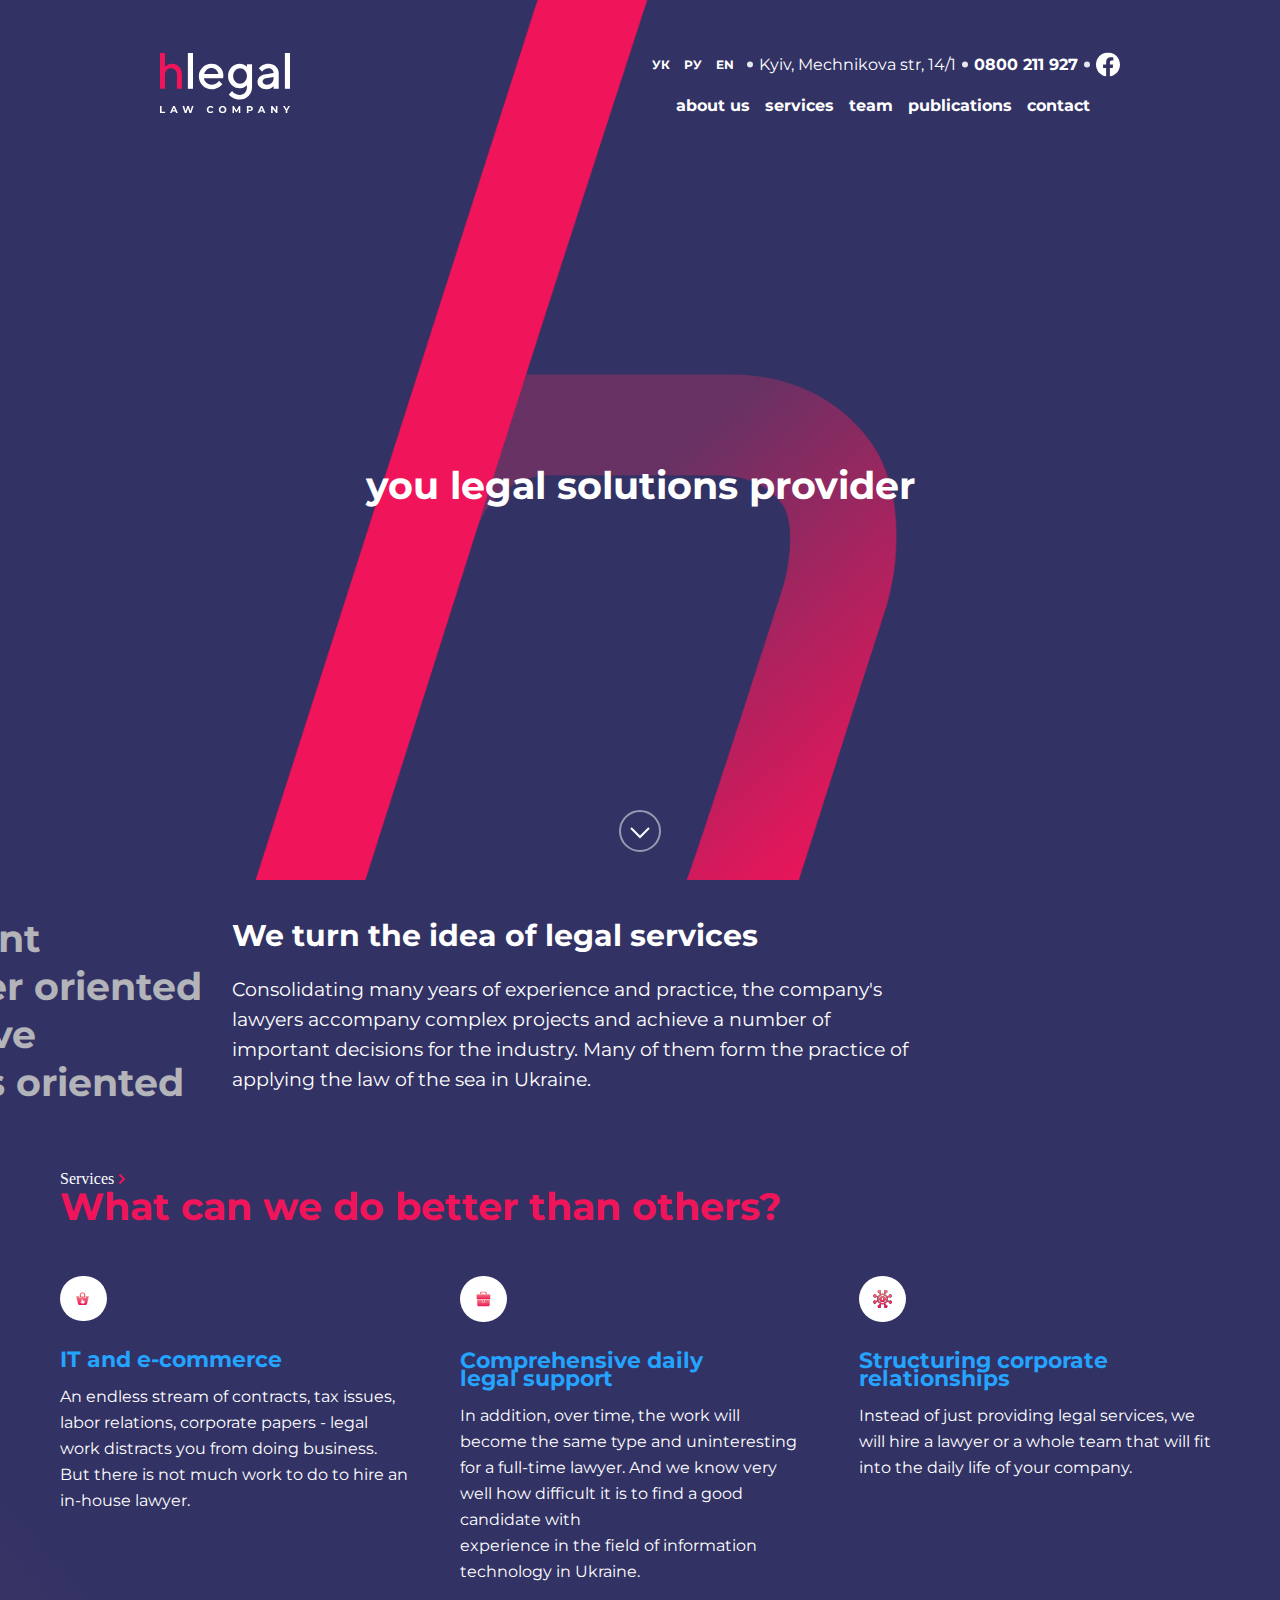
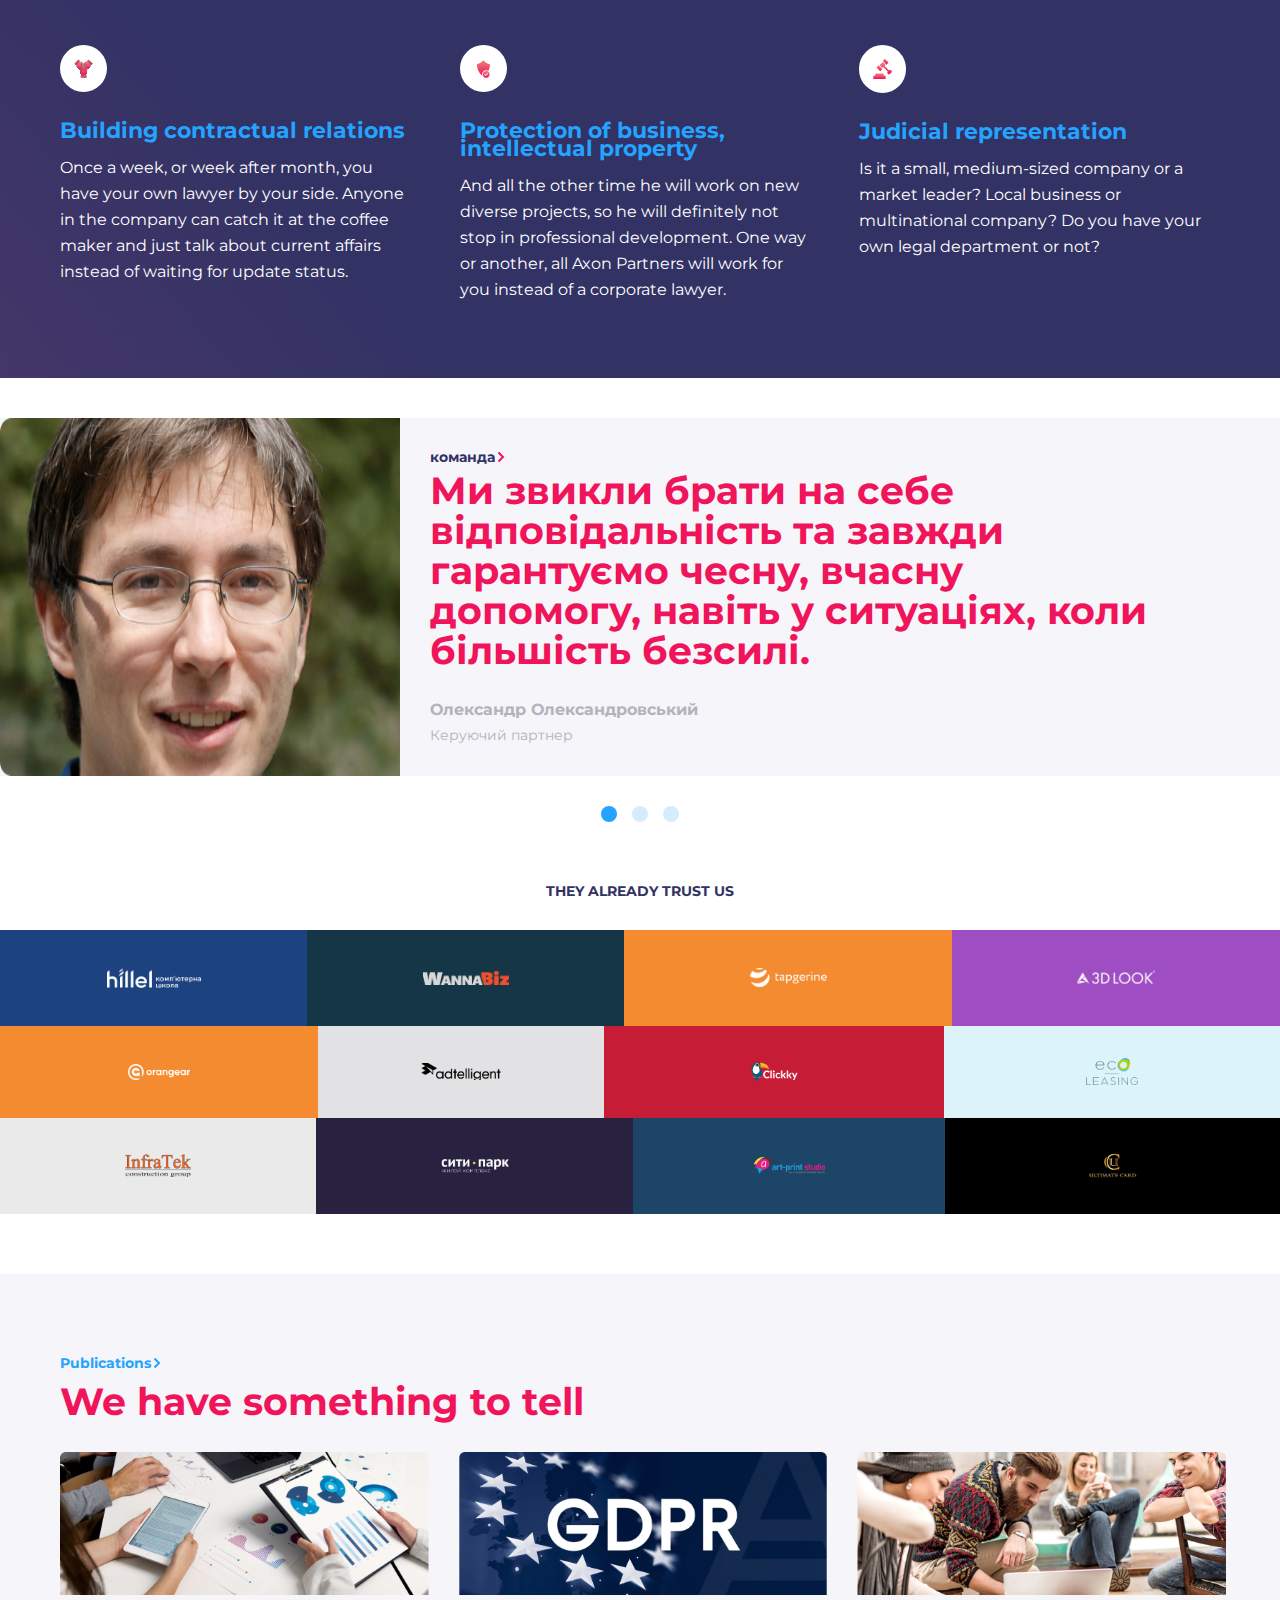
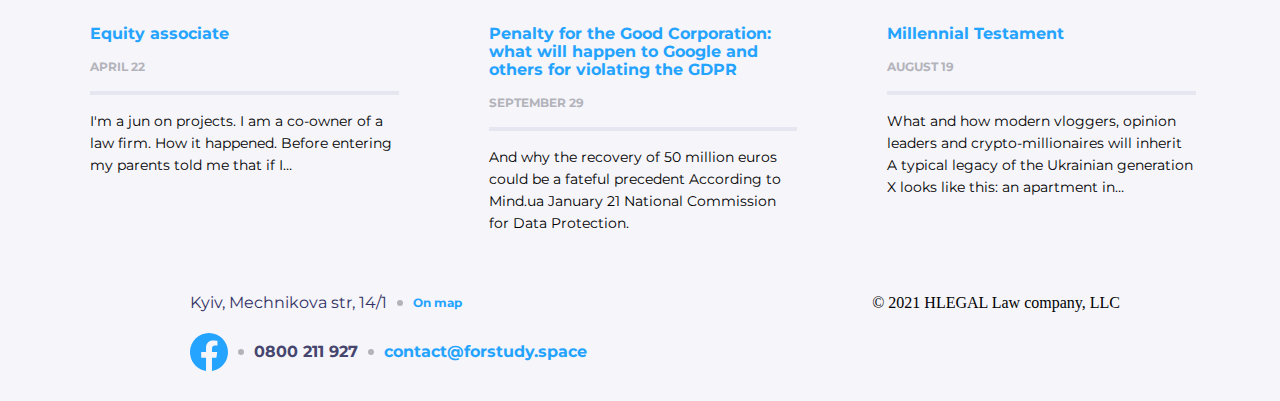
<file: index.html>
<!DOCTYPE html>
<html lang="en">
<head>
    <meta charset="UTF-8">
    <meta name="viewport" content="width=device-width, initial-scale=1.0">
    <title>hlegal</title>
    <link rel="stylesheet" href="./css/main.css">
    <link rel="preconnect" href="https://fonts.googleapis.com">
    <link rel="preconnect" href="https://fonts.gstatic.com" crossorigin>
    <link href="https://fonts.googleapis.com/css2?family=Montserrat:wght@400;700&display=swap" rel="stylesheet">
</head>
<body>
    <header class="header">
        <div class="logo">
            <a href="index.html" class="logo__link"><img src="./img/Logo.svg" alt="logo" class="logo__img"></a>
            <p class="mobile-services">services</p>
            <img src="./img/Hamburger.svg" alt="Hamburger" class="mobile-hamburger">
        </div>
        <div class="header__wrap">
            <div class="header__container">
                <div class="header__language">
                    <div class="header__language-box">
                        <a href="#" class="header__language-link">УК</a>
                    </div>
                    <div class="header__language-box">
                        <a href="#" class="header__language-link">РУ</a>
                    </div>
                    <div class="header__language-box">
                        <a href="#" class="header__language-link">EN</a>
                    </div>
                </div>
                <img src="./img/Dot separator.svg" alt="Dot" class="header__dot">
                <p class="header__text">Kyiv, Mechnikova str, 14/1</p>
                <img src="./img/Dot separator.svg" alt="Dot" class="header__dot">
                <a href="tel:0800211927" class="header__tell">0800 211 927</a>
                <img src="./img/Dot separator.svg" alt="Dot" class="header__dot">
                <a href="#" class="header__link"><img src="./img/Facebook-Header.svg" alt="facebook" class="header__facebook"></a>
            </div>
            <nav class="nav">
                <ul class="nav__list">
                    <li class="nav__item">
                        <a href="./about.html" class="nav__link">about us</a>
                    </li>
                    <li class="nav__item">
                        <a href="#" class="nav__link">services</a>
                    </li>
                    <li class="nav__item">
                        <a href="#" class="nav__link">team</a>
                    </li>
                    <li class="nav__item">
                        <a href="#" class="nav__link">publications</a>
                    </li>
                    <li class="nav__item">
                        <a href="#" class="nav__link">contact</a>
                    </li>
                </ul>
            </nav>
        </div>
    </header>
    <main class="main">
        <section class="section1">
            <img src="./img/Symbol.png" alt="Symbol" class="section1__symbol">
            <p class="section1__text">you legal solutions provider</p>
            <img src="./img/Scroll.svg" alt="Scroll" class="section1__scroll">
        </section>
        <section class="section2">
            <div class="section2-container">
                <p class="section2-container__text">Consistent</p>
                <p class="section2-container__text customer">Customer oriented</p>
                <p class="section2-container__text innovative">Innovative</p>
                <p class="section2-container__text business">Business oriented</p>
            </div>
            <div class="section2-container section2-columns">
                <p class="section2-container__sub-text1">We turn the idea of legal services</p>
                <p class="section2-container__sub-text2">Consolidating many years of experience and practice, the company's lawyers accompany complex projects and achieve a number of important decisions for the industry. Many of them form the practice of applying the law of the sea in Ukraine.</p>
            </div>
        </section>
        <section class="section3">
            <div class="section3__textbox">
                <div class="section3__services-box">
                    <p class="section3__secvices-text">Services</p>
                    <img src="./img/Arrow.svg" alt="Arrow" class="section3__services-img">
                </div>
                <h2 class="section3__title">What can we do better than others?</h2>
            </div>
            <div class="section3-container">
                <div class="section3-box">
                    <div class="section3-box__phone">
                        <img src="./img/services/Ecommerce.svg" alt="Ecommerce" class="section3-box__phone-img">
                    </div>
                    <div class="section3-box__textbox">
                        <h2 class="section3-box__textbox-title">IT and e-commerce</h2>
                        <p class="section3-box__textbox-text">An endless stream of contracts, tax issues, labor relations, corporate papers - legal work distracts you from doing  business. But there is not much work to do to hire an in-house lawyer.</p>
                    </div>
                </div>


                <div class="section3-box">
                    <div class="section3-box__phone">
                        <img src="./img/services/Support.svg" alt="support" class="section3-box__phone-img1">
                    </div>
                    <div class="section3-box__textbox text--min-width">
                        <h2 class="section3-box__textbox-title">Comprehensive daily <br>  legal support</h2>
                        <p class="section3-box__textbox-text more--width">In addition, over time, the work will become the same type  and uninteresting for a full-time lawyer. And we know very well how difficult it is to find a good candidate with <br> experience in the field of information technology in Ukraine.</p>
                    </div>
                </div>


                <div class="section3-box box-position1">
                    <div class="section3-box__phone">
                        <img src="./img/services/Coprorate.svg" alt="corporate" class="section3-box__phone-img2">
                    </div>
                    <div class="section3-box__textbox">
                        <h2 class="section3-box__textbox-title more--width">Structuring corporate relationships</h2>
                        <p class="section3-box__textbox-text  more--width2">Instead of just providing legal services, we will hire a lawyer or a whole team that will fit into the daily life of your company.</p>
                    </div>
                </div>
            </div>


            <div class="section3-container">
                <div class="section3-box box-position2">
                    <div class="section3-box__phone">
                        <img src="./img/services/Trust.svg" alt="Trust" class="section3-box__phone-img3">
                    </div>
                    <div class="section3-box__textbox">
                        <h2 class="section3-box__textbox-title">Building contractual relations</h2>
                        <p class="section3-box__textbox-text more--width2">Once a week, or week after month, you have your own lawyer by your side. Anyone in the company can catch it at the coffee maker and just talk about current affairs instead of  waiting for update status.</p>
                    </div>
                </div>


                <div class="section3-box box-position3">
                    <div class="section3-box__phone">
                        <img src="./img/services/Protection.svg" alt="Protection" class="section3-box__phone-img4">
                    </div>
                    <div class="section3-box__textbox">
                        <h2 class="section3-box__textbox-title">Protection of business, intellectual property</h2>
                        <p class="section3-box__textbox-text more--width mobile--more-width">And all the other time he will work on new diverse projects, so he will definitely not stop in professional development. One way or another, all Axon Partners will work for you  instead of a corporate lawyer.</p>
                    </div>
                </div>


                <div class="section3-box box-position4">
                    <div class="section3-box__phone">
                        <img src="./img/services/Layer 3.svg" alt="Layer" class="section3-box__phone-img5">
                    </div>
                    <div class="section3-box__textbox">
                        <h2 class="section3-box__textbox-title">Judicial representation</h2>
                        <p class="section3-box__textbox-text  more--width mobile--more-width">Is it a small, medium-sized company or a market leader? Local business or multinational company? Do you have your own legal department or not?</p>
                    </div>
                </div>
            </div>
        </section>
        <section class="section4">
            <div class="section4__container">
                <img src="./img/image.png" alt="man" class="section4__img">
                <div class="section4-box">
                    <div class="section4-box__textbox">
                        <div class="section4-box__link">
                            <a href="#" class="section4-box__link-text">команда</a>
                            <img src="./img/Arrow.svg" alt="Arrow" class="section4-box__link-img">
                        </div>
                        <p class="section4-box__text">Ми звикли брати на себе відповідальність та завжди  гарантуємо чесну, вчасну допомогу, навіть у  ситуаціях, коли більшість безсилі.</p>
                    </div>
                    <div class="section4-box__textbox">
                        <p class="section4-box__textbox-name">Олександр Олександровський</p>
                        <p class="section4-box__textbox-department">Керуючий партнер</p>
                    </div>
                </div>
            </div>
            <div class="section4__dot-container">
                <svg xmlns="http://www.w3.org/2000/svg" width="16" height="16" viewBox="0 0 16 16" fill="none">
                    <circle cx="8" cy="8" r="8" fill="#24A3FF"/>
                </svg>
                <svg xmlns="http://www.w3.org/2000/svg" width="16" height="16" viewBox="0 0 16 16" fill="none">
                    <circle opacity="0.2" cx="8" cy="8" r="8" fill="#24A3FF"/>
                </svg>
                <svg xmlns="http://www.w3.org/2000/svg" width="16" height="16" viewBox="0 0 16 16" fill="none">
                    <circle opacity="0.2" cx="8" cy="8" r="8" fill="#24A3FF"/>
                </svg>
            </div>
        </section>
        <section class="section5">
            <p class="section5__text">They already trust us</p>
            <div class="section5__container">
                <div class="section5-box">
                    <div class="section5-box__phone1 phone">
                        <img src="./img/services/Hillel-Logo-OneLine-White-Uk.png" alt="logo" class="section5-box__phone-img6">
                    </div>
                    <div class="section5-box__phone2 phone">
                        <img src="./img/services/image.png" alt="logo" class="section5-box__phone-img">
                    </div>
                    <div class="section5-box__phone3 phone">
                        <img src="./img/services/logo 1.png" alt="logo" class="section5-box__phone-img">
                    </div>
                    <div class="section5-box__phone4 phone">
                        <img src="./img/services/retina_2.png" alt="logo" class="section5-box__phone-img">
                    </div>
                </div>
                <div class="section5-box">
                    <div class="section5-box__phone5 phone">
                        <img src="./img/services/Frame 6.png" alt="logo" class="section5-box__phone-img">
                    </div>
                    <div class="section5-box__phone6 phone">
                        <img src="./img/services/Frame 7.png" alt="logo" class="section5-box__phone-img">
                    </div>
                    <div class="section5-box__phone7 phone">
                        <img src="./img/services/logo 2.png" alt="logo" class="section5-box__phone-img">
                    </div>
                    <div class="section5-box__phone8 phone">
                        <img src="./img/services/ecolease.png" alt="logo" class="section5-box__phone-img">
                    </div>
                </div>
                <div class="section5-box">
                    <div class="section5-box__phone9 phone">
                        <img src="./img/services/infateck.png" alt="logo" class="section5-box__phone-img">
                    </div>
                    <div class="section5-box__phone10 phone">
                        <img src="./img/services/icon-logo 1.png" alt="logo" class="section5-box__phone-img">
                    </div>
                    <div class="section5-box__phone11 phone">
                        <img src="./img/services/air.png" alt="logo" class="section5-box__phone-img">
                    </div>
                    <div class="section5-box__phone12 phone">
                        <img src="./img/services/logoM.png" alt="logo" class="section5-box__phone-img">
                    </div>
                </div>
            </div>
        </section>
        <section class="section6">
            <div class="section6-box">
                <div class="section6-box__link">
                    <a href="#" class="section6-box__link-text">Publications</a>
                    <svg xmlns="http://www.w3.org/2000/svg" width="12" height="13" viewBox="0 0 12 13" fill="none">
                        <path d="M3.5 2L8 6.5L3.5 11" stroke="#24A3FF" stroke-width="2"/>
                    </svg>
                </div>
                <h2 class="section6__title">We have something to tell</h2>
            </div>
            <div class="section6-container">
                <div class="section6-container__box">
                    <img src="./img/Cover.png" alt="cover" class="section6-container__img">
                    <div class="section6-container__textbox">
                        <p class="section6-container__textbox-active-text">Equity associate</p>
                        <p class="section6-container__textbox-date">April 22</p>
                        <div class="section6-container__textbox-line"></div>
                        <p class="section6-container__textbox-text">I'm a jun on projects. I am a co-owner of a law firm. How it happened. Before entering my parents told me that if I…</p>
                    </div>
                </div>


                <div class="section6-container__box">
                    <img src="./img/Cover2.png" alt="cover" class="section6-container__img">
                    <div class="section6-container__textbox">
                        <p class="section6-container__textbox-active-text">Penalty for the Good Corporation: what will happen to Google and others for violating the GDPR</p>
                        <p class="section6-container__textbox-date">September 29</p>
                        <div class="section6-container__textbox-line"></div>
                        <p class="section6-container__textbox-text">And why the recovery of 50 million euros could be a fateful precedent According to Mind.ua January 21 National Commission for Data Protection.</p>
                    </div>
                </div>


                <div class="section6-container__box mobile--box">
                    <img src="./img/Cover3.png" alt="cover" class="section6-container__img">
                    <div class="section6-container__textbox">
                        <p class="section6-container__textbox-active-text">Millennial Testament</p>
                        <p class="section6-container__textbox-date">August 19</p>
                        <div class="section6-container__textbox-line"></div>
                        <p class="section6-container__textbox-text">What and how modern vloggers, opinion leaders and crypto-millionaires will inherit A typical legacy of the Ukrainian generation X looks like this: an apartment in…</p>
                    </div>
                </div>
            </div>
        </section>
    </main>
    <footer class="footer">
        <div class="footer__line"></div>
        <div class="footer-container">
            <div class="footer-container__text-box">
                <div class="footer-container__place">
                    <p class="footer-container__place-text">Kyiv, Mechnikova str, 14/1</p>
                    <svg xmlns="http://www.w3.org/2000/svg" width="6" height="6" viewBox="0 0 6 6" fill="none">
                        <circle cx="3" cy="3" r="3" fill="#B3B3BA"/>
                    </svg>
                    <p class="footer-container__active-text">On map</p>
                </div>
                <div class="footer-container__social">
                    <svg xmlns="http://www.w3.org/2000/svg" width="38" height="38" viewBox="0 0 38 38" fill="none">
                        <g clip-path="url(#clip0_115764_1645)">
                        <path d="M38 19.1161C38 8.55857 29.4934 0 19 0C8.50658 0 0 8.55857 0 19.1161C0 28.6575 6.94803 36.5659 16.0312 38V24.6419H11.207V19.1161H16.0312V14.9046C16.0312 10.1136 18.8678 7.46723 23.2078 7.46723C25.2866 7.46723 27.4609 7.84059 27.4609 7.84059V12.545H25.0651C22.7048 12.545 21.9688 14.0185 21.9688 15.5302V19.1161H27.2383L26.3959 24.6419H21.9688V38C31.052 36.5659 38 28.6575 38 19.1161Z" fill="#24A3FF"/>
                        </g>
                        <defs>
                        <clipPath id="clip0_115764_1645">
                        <rect width="38" height="38" fill="white"/>
                        </clipPath>
                        </defs>
                    </svg>

                    <svg xmlns="http://www.w3.org/2000/svg" width="6" height="6" viewBox="0 0 6 6" fill="none">
                        <circle cx="3" cy="3" r="3" fill="#B3B3BA"/>
                    </svg>
                    <a href="tell0800211927" class="footer-container__social-tell">0800 211 927</a>
                    <svg xmlns="http://www.w3.org/2000/svg" width="6" height="6" viewBox="0 0 6 6" fill="none">
                        <circle cx="3" cy="3" r="3" fill="#B3B3BA"/>
                    </svg>
                    <p class="footer-container__social-email">contact@forstudy.space</p>
                </div>
            </div>
            <p class="footer-container__text">© 2021 HLEGAL Law company, LLC</p>
        </div>
    </footer>
</body>
</html>
</file>
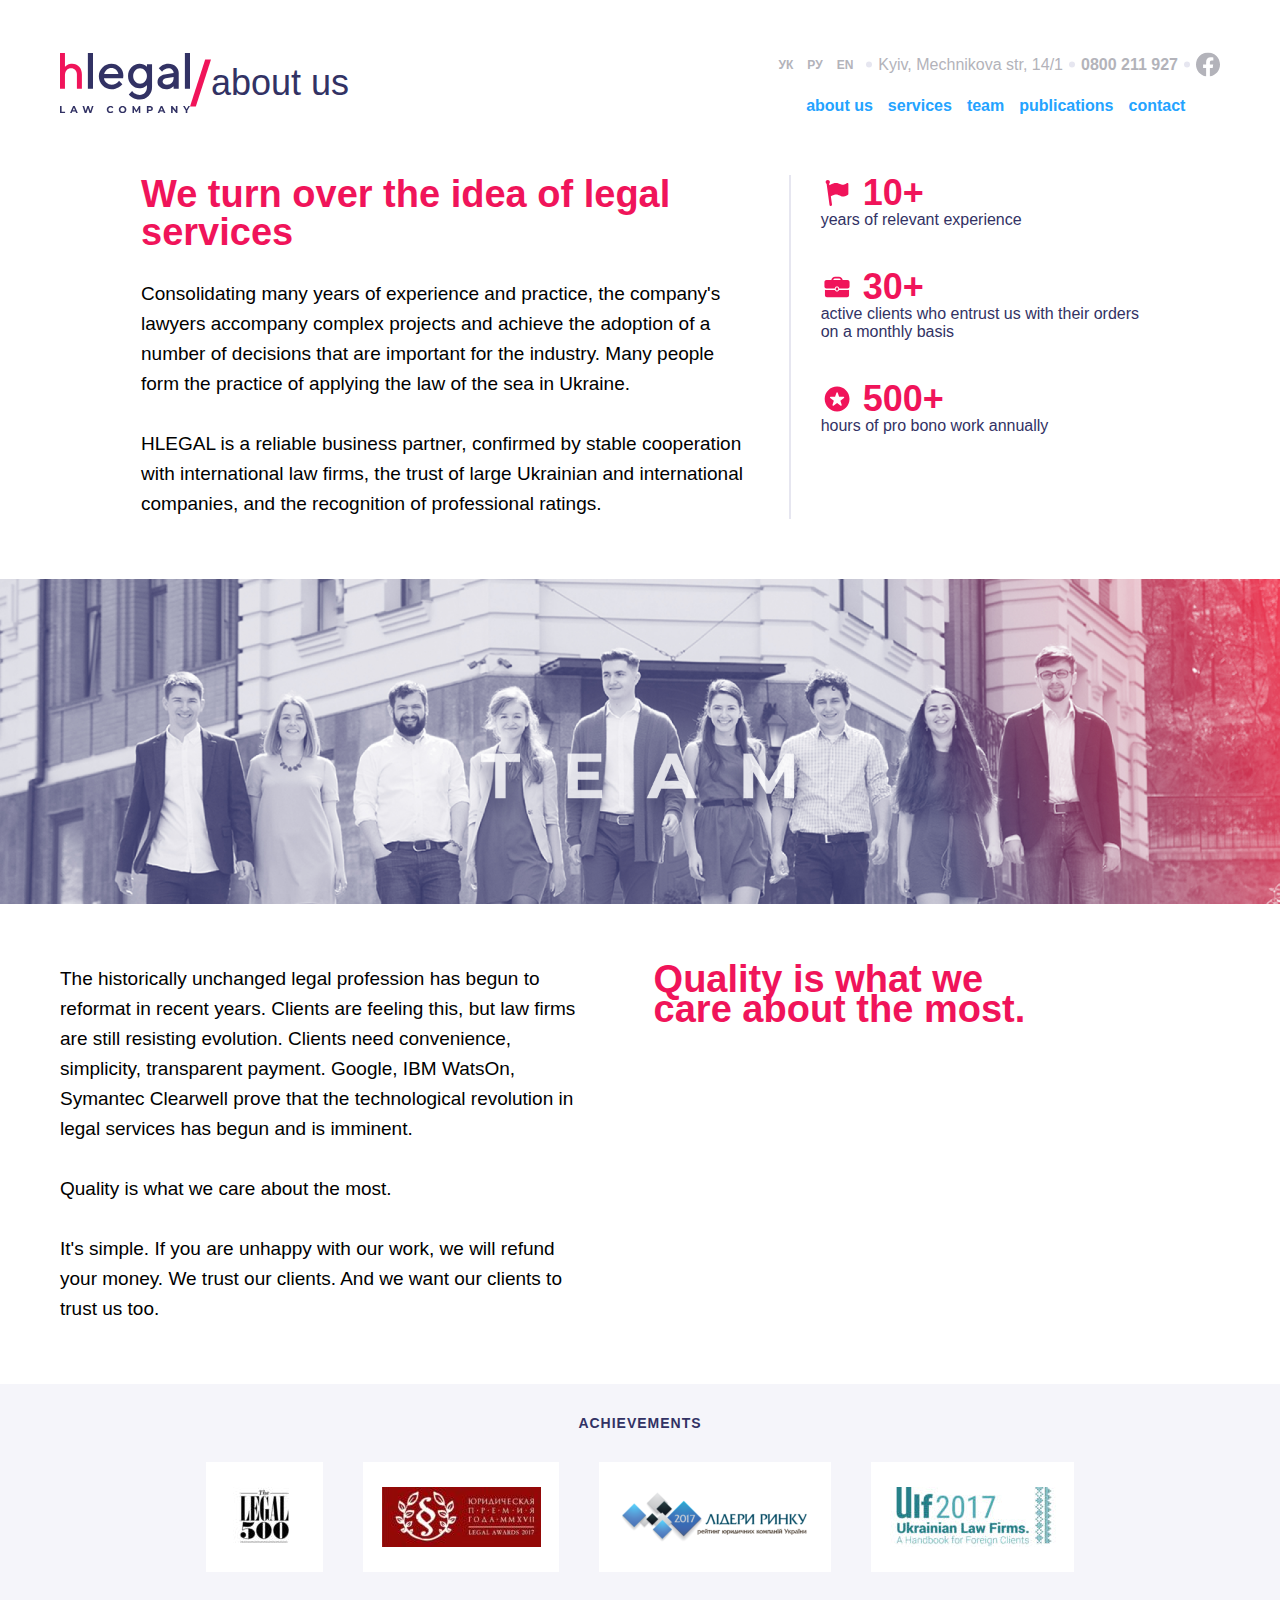
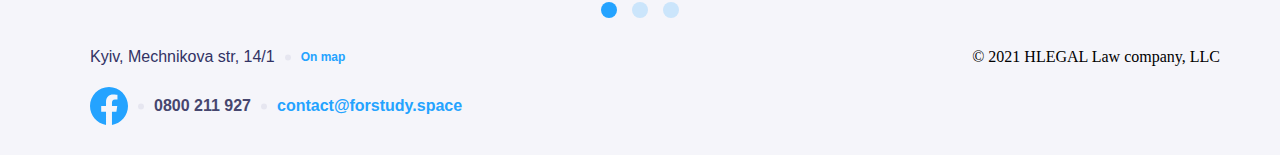
<file: about.html>
<!DOCTYPE html>
<html lang="en">
<head>
    <meta charset="UTF-8">
    <meta name="viewport" content="width=device-width, initial-scale=1.0">
    <title>About</title>
    <link rel="stylesheet" href="./css/about.css">
</head>
<body>
    <header class="header">
        <div class="logo">
            <a href="index.html" class="logo__link"><img src="./img/about/Logo.svg" alt="logo" class="logo__img"></a>
            <img src="./img/about/Slash.svg" alt="Slash" class="logo__slash">
            <p class="logo__about">about us</p>
            <p class="mobile-services">services</p>
            <img src="./img/about/Hamburger.svg" alt="Hamburger" class="mobile-hamburger">
        </div>
        <div class="header__wrap">
            <div class="header__container">
                <div class="header__language">
                    <div class="header__language-box">
                        <a href="#" class="header__language-link">УК</a>
                    </div>
                    <div class="header__language-box">
                        <a href="#" class="header__language-link">РУ</a>
                    </div>
                    <div class="header__language-box">
                        <a href="#" class="header__language-link">EN</a>
                    </div>
                </div>
                <img src="./img/Dot separator.svg" alt="Dot" class="header__dot">
                <p class="header__text">Kyiv, Mechnikova str, 14/1</p>
                <img src="./img/Dot separator.svg" alt="Dot" class="header__dot">
                <a href="tel:0800211927" class="header__tell">0800 211 927</a>
                <img src="./img/Dot separator.svg" alt="Dot" class="header__dot">
                <a href="#" class="header__link"><img src="./img/about/Facebook-Header.svg" alt="facebook" class="header__facebook"></a>
            </div>
            <nav class="nav">
                <ul class="nav__list">
                    <li class="nav__item">
                        <a href="#" class="nav__link">about us</a>
                    </li>
                    <li class="nav__item">
                        <a href="#" class="nav__link">services</a>
                    </li>
                    <li class="nav__item">
                        <a href="#" class="nav__link">team</a>
                    </li>
                    <li class="nav__item">
                        <a href="#" class="nav__link">publications</a>
                    </li>
                    <li class="nav__item">
                        <a href="#" class="nav__link">contact</a>
                    </li>
                </ul>
            </nav>
        </div>
    </header>
    <main class="main">
        <section class="section1">
            <div class="section1-container1">
                <h2 class="section1-container1__title">We turn over the idea of legal services</h2>
                <p class="section1-container1__text">Consolidating many years of experience and practice, the company's lawyers accompany complex projects and achieve the adoption of a number of decisions that are important for the industry. Many people form the practice of applying the law of the sea in Ukraine. <br> <br>
                    HLEGAL is a reliable business partner, confirmed by stable cooperation with international law firms, the trust of large Ukrainian and international companies, and the recognition of professional ratings.
                </p>
            </div>
            <div class="section1-container2">
                <div class="section1-container2__box">
                    <div class="section1-container2__svg-box">
                        <img src="./img/about/Experience.svg" alt="svg" class="section1-container2__img">
                        <p class="section1-container2__text">10+</p>
                    </div>
                    <p class="section1-container2__info-text">years of relevant experience</p>
                </div>
                <div class="section1-container2__box">
                    <div class="section1-container2__svg-box">
                        <img src="./img/about/Clients.svg" alt="svg" class="section1-container2__img">
                        <p class="section1-container2__text">30+</p>
                    </div>
                    <p class="section1-container2__info-text">active clients who entrust us with their orders on a monthly basis</p>
                </div>
                <div class="section1-container2__box">
                    <div class="section1-container2__svg-box">
                        <img src="./img/about/Probono.svg" alt="svg" class="section1-container2__svg-img">
                        <p class="section1-container2__text">500+</p>
                    </div>
                    <p class="section1-container2__info-text">hours of pro bono work annually</p>
                </div>
            </div>
        </section>
        <section class="section2">
        </section>
        <section class="section3">
            <p class="section3__text1">The historically unchanged legal profession has begun to reformat in recent years. Clients are feeling this, but law firms are still resisting evolution. Clients need convenience, simplicity, transparent payment. Google, IBM WatsOn, Symantec Clearwell prove that the technological revolution in legal services has begun and is imminent. <br> <br>
                Quality is what we care about the most. <br> <br>
                It's simple. If you are unhappy with our work, we will refund your money. We trust our clients. And we want our clients to trust us too.
            </p>
            <p class="section3__text2">Quality is what we care about the most.</p>
        </section>
        <section class="section4">
            <p class="section4__title">achievements</p>
            <div class="section4-container">
                <div class="section4-container__box max--width"><img src="./img/about/photo1.png" alt="photo" class="section4-container__box-img"></div>
                <div class="section4-container__box"><img src="./img/about/photo2.png" alt="photo" class="section4-container__box-img"></div>
                <div class="section4-container__box"><img src="./img/about/photo3.png" alt="photo" class="section4-container__box-img"></div>
                <div class="section4-container__box"><img src="./img/about/photo4.png" alt="photo" class="section4-container__box-img"></div>
            </div>
            <div class="section4__dot-container">
                <svg xmlns="http://www.w3.org/2000/svg" width="16" height="16" viewBox="0 0 16 16" fill="none">
                    <circle cx="8" cy="8" r="8" fill="#24A3FF"/>
                </svg>
                <svg xmlns="http://www.w3.org/2000/svg" width="16" height="16" viewBox="0 0 16 16" fill="none">
                    <circle opacity="0.2" cx="8" cy="8" r="8" fill="#24A3FF"/>
                </svg>
                <svg xmlns="http://www.w3.org/2000/svg" width="16" height="16" viewBox="0 0 16 16" fill="none">
                    <circle opacity="0.2" cx="8" cy="8" r="8" fill="#24A3FF"/>
                </svg>
                <div class="section4__mobile-dot">
                    <svg xmlns="http://www.w3.org/2000/svg" width="16" height="16" viewBox="0 0 16 16" fill="none">
                        <circle opacity="0.2" cx="8" cy="8" r="8" fill="#24A3FF"/>
                    </svg>
                    <svg xmlns="http://www.w3.org/2000/svg" width="16" height="16" viewBox="0 0 16 16" fill="none">
                        <circle opacity="0.2" cx="8" cy="8" r="8" fill="#24A3FF"/>
                    </svg>
                    <svg xmlns="http://www.w3.org/2000/svg" width="16" height="16" viewBox="0 0 16 16" fill="none">
                        <circle opacity="0.2" cx="8" cy="8" r="8" fill="#24A3FF"/>
                    </svg>
                </div>
            </div>
        </section>
    </main>
    <footer class="footer">
        <div class="footer__line"></div>
        <div class="footer-container">
            <div class="footer-container__text-box">
                <div class="footer-container__place">
                    <p class="footer-container__place-text">Kyiv, Mechnikova str, 14/1</p>
                    <img src="./img/Dot separator.svg" alt="" class="footer__dot-separator">
                    <p class="footer-container__active-text">On map</p>
                </div>
                <div class="footer-container__social">
                    <svg xmlns="http://www.w3.org/2000/svg" width="38" height="38" viewBox="0 0 38 38" fill="none">
                        <g clip-path="url(#clip0_115764_1645)">
                        <path d="M38 19.1161C38 8.55857 29.4934 0 19 0C8.50658 0 0 8.55857 0 19.1161C0 28.6575 6.94803 36.5659 16.0312 38V24.6419H11.207V19.1161H16.0312V14.9046C16.0312 10.1136 18.8678 7.46723 23.2078 7.46723C25.2866 7.46723 27.4609 7.84059 27.4609 7.84059V12.545H25.0651C22.7048 12.545 21.9688 14.0185 21.9688 15.5302V19.1161H27.2383L26.3959 24.6419H21.9688V38C31.052 36.5659 38 28.6575 38 19.1161Z" fill="#24A3FF"/>
                        </g>
                        <defs>
                        <clipPath id="clip0_115764_1645">
                        <rect width="38" height="38" fill="white"/>
                        </clipPath>
                        </defs>
                    </svg>

                    <img src="./img/Dot separator.svg" alt="" class="footer__dot-separator">
                    <a href="tell0800211927" class="footer-container__social-tell">0800 211 927</a>
                    <img src="./img/Dot separator.svg" alt="" class="footer__dot-separator">
                    <p class="footer-container__social-email">contact@forstudy.space</p>
                </div>
            </div>
            <p class="footer-container__text">© 2021 HLEGAL Law company, LLC</p>
        </div>
    </footer>
</body>
</html>
</file>
<file: css/main.css>
/* Reset and base styles  */
* {
  padding: 0px;
  margin: 0px;
  border: none;
}

*,
*::before,
*::after {
  -webkit-box-sizing: border-box;
          box-sizing: border-box;
}

:focus,
:active {
  /*outline: none;*/
}

a:focus,
a:active {
  /* outline: none;*/
}

/* Links */
a, a:link, a:visited {
  /* color: inherit; */
  text-decoration: none;
  /* display: inline-block; */
}

a:hover {
  /* color: inherit; */
  text-decoration: none;
}

/* Common */
aside, nav, footer, header, section, main {
  display: block;
}

h1, h2, h3, h4, h5, h6, p {
  font-size: inherit;
  font-weight: inherit;
}

ul, ul li {
  list-style: none;
}

img {
  vertical-align: top;
}

img, svg {
  max-width: 100%;
  height: auto;
}

address {
  font-style: normal;
}

/* Form */
input, textarea, button, select {
  font-family: inherit;
  font-size: inherit;
  color: inherit;
  background-color: transparent;
}

input::-ms-clear {
  display: none;
}

button, input[type=submit] {
  display: inline-block;
  -webkit-box-shadow: none;
          box-shadow: none;
  background-color: transparent;
  background: none;
  cursor: pointer;
}

input:focus, input:active,
button:focus, button:active {
  outline: none;
}

button::-moz-focus-inner {
  padding: 0;
  border: 0;
}

label {
  cursor: pointer;
}

legend {
  display: block;
}

body {
  background: linear-gradient(229deg, #323264 11.93%, #323264 57.17%, #643E72 87.46%);
}

.header {
  display: -webkit-box;
  display: -ms-flexbox;
  display: flex;
  -webkit-box-pack: justify;
      -ms-flex-pack: justify;
          justify-content: space-between;
  -webkit-box-align: center;
      -ms-flex-align: center;
          align-items: center;
  gap: 0;
  padding: 50px 160px 5px 160px;
}
.header__wrap {
  display: -webkit-box;
  display: -ms-flexbox;
  display: flex;
  -webkit-box-pack: center;
      -ms-flex-pack: center;
          justify-content: center;
  -webkit-box-align: center;
      -ms-flex-align: center;
          align-items: center;
  gap: 18px;
  -webkit-box-orient: vertical;
  -webkit-box-direction: normal;
      -ms-flex-direction: column;
          flex-direction: column;
  z-index: 1000;
}
.header__container {
  display: -webkit-box;
  display: -ms-flexbox;
  display: flex;
  -webkit-box-pack: center;
      -ms-flex-pack: center;
          justify-content: center;
  -webkit-box-align: center;
      -ms-flex-align: center;
          align-items: center;
  gap: 6px;
}
.header__language {
  display: -webkit-box;
  display: -ms-flexbox;
  display: flex;
  -webkit-box-pack: center;
      -ms-flex-pack: center;
          justify-content: center;
  -webkit-box-align: center;
      -ms-flex-align: center;
          align-items: center;
  gap: 0;
}
.header__language-box {
  padding: 5px 7px;
}
.header__language-link {
  font-family: "Montserrat", sans-serif;
  font-size: 12px;
  font-weight: 700;
  line-height: 18px;
  color: #fff;
}
.header__language-box:active {
  background-color: #F0145A;
  border-radius: 8px;
}
.header__text {
  font-family: "Montserrat", sans-serif;
  font-size: 16px;
  font-weight: 400;
  line-height: 18px;
  color: #fff;
}
.header__tell {
  font-family: "Montserrat", sans-serif;
  font-size: 16px;
  font-weight: 700;
  line-height: 18px;
  color: #fff;
}

.mobile-services {
  display: none;
}

.mobile-hamburger {
  display: none;
}

.nav__list {
  display: -webkit-box;
  display: -ms-flexbox;
  display: flex;
  -webkit-box-pack: center;
      -ms-flex-pack: center;
          justify-content: center;
  -webkit-box-align: center;
      -ms-flex-align: center;
          align-items: center;
  gap: 15px;
}

.nav__link {
  font-family: "Montserrat", sans-serif;
  font-size: 16px;
  font-weight: 700;
  line-height: 18px;
  color: #fff;
}

.nav__link:active {
  color: #F0145A;
}

.main {
  display: -webkit-box;
  display: -ms-flexbox;
  display: flex;
  -webkit-box-orient: vertical;
  -webkit-box-direction: normal;
      -ms-flex-direction: column;
          flex-direction: column;
}

.section1 {
  display: -webkit-box;
  display: -ms-flexbox;
  display: flex;
  -webkit-box-pack: center;
      -ms-flex-pack: center;
          justify-content: center;
  -webkit-box-align: center;
      -ms-flex-align: center;
          align-items: center;
  gap: 0;
  -webkit-box-orient: vertical;
  -webkit-box-direction: normal;
      -ms-flex-direction: column;
          flex-direction: column;
}
.section1__symbol {
  margin-top: -120px;
}
.section1__text {
  font-family: "Montserrat", sans-serif;
  font-size: 38px;
  font-weight: 700;
  line-height: 18px;
  position: absolute;
  top: 477px;
  color: #fff;
}
.section1__scroll {
  margin-top: -70px;
}
.section1__scroll:hover {
  color: #F0145A;
}

.section2 {
  display: -webkit-box;
  -webkit-box-align: center;
  -webkit-box-pack: center;
  margin-top: 75px;
}
.section2-container {
  display: -webkit-box;
  display: -ms-flexbox;
  display: flex;
  -webkit-box-pack: center;
      -ms-flex-pack: center;
          justify-content: center;
  -webkit-box-align: end;
      -ms-flex-align: end;
          align-items: flex-end;
  gap: 60px;
  -webkit-box-orient: vertical;
  -webkit-box-direction: normal;
      -ms-flex-direction: column;
          flex-direction: column;
  display: flex;
  justify-content: center;
  -webkit-box-align: start;
      -ms-flex-align: start;
          align-items: flex-start;
  gap: 30px;
  margin-left: 340px;
}
.section2-container__text {
  font-family: "Montserrat", sans-serif;
  font-size: 38px;
  font-weight: 700;
  line-height: 18px;
  color: #B3B3BA;
}
.section2-container__text:hover {
  color: #F0145A;
}
.section2-container__sub-text1 {
  font-family: "Montserrat", sans-serif;
  font-size: 30px;
  font-weight: 700;
  line-height: 18px;
  color: #fff;
}
.section2-container__sub-text2 {
  font-family: "Montserrat", sans-serif;
  font-size: 19px;
  font-weight: 400;
  line-height: 30px;
  color: #fff;
  width: 55%;
  margin-right: 40px;
}

.contain {
  display: -webkit-box;
  display: -ms-flexbox;
  display: flex;
  -webkit-box-pack: center;
      -ms-flex-pack: center;
          justify-content: center;
  -webkit-box-align: start;
      -ms-flex-align: start;
          align-items: flex-start;
  gap: 30px;
  margin-left: 280px;
}

.section3 {
  display: -webkit-box;
  display: -ms-flexbox;
  display: flex;
  -webkit-box-orient: vertical;
  -webkit-box-direction: normal;
      -ms-flex-direction: column;
          flex-direction: column;
  padding: 0px 160px;
  gap: 60px;
  margin-top: 75px;
}
.section3__textbox {
  display: -webkit-box;
  display: -ms-flexbox;
  display: flex;
  -webkit-box-orient: vertical;
  -webkit-box-direction: normal;
      -ms-flex-direction: column;
          flex-direction: column;
  gap: 10px;
}
.section3__services-box {
  display: -webkit-box;
  display: -ms-flexbox;
  display: flex;
  gap: 2px;
  -ms-flex-item-align: stretch;
      align-self: stretch;
}
.section3__secvices-text {
  display: -webkit-box;
  display: -ms-flexbox;
  display: flex;
  -webkit-box-pack: 14px;
      -ms-flex-pack: 14px;
          justify-content: 14px;
  -webkit-box-align: 700;
      -ms-flex-align: 700;
          align-items: 700;
  gap: 18px;
  color: #fff;
}
.section3__secvices-text:hover {
  color: #F0145A;
}
.section3__title {
  font-family: "Montserrat", sans-serif;
  font-size: 38px;
  font-weight: 700;
  line-height: 18px;
  color: #F0145A;
}
.section3-container {
  display: -webkit-box;
  display: -ms-flexbox;
  display: flex;
  -webkit-box-pack: center;
      -ms-flex-pack: center;
          justify-content: center;
  -webkit-box-align: start;
      -ms-flex-align: start;
          align-items: flex-start;
  gap: 50px;
}
.section3-box {
  display: -webkit-box;
  display: -ms-flexbox;
  display: flex;
  -webkit-box-orient: vertical;
  -webkit-box-direction: normal;
      -ms-flex-direction: column;
          flex-direction: column;
  gap: 30px;
  width: 50%;
}
.section3-box__phone {
  display: -webkit-box;
  display: -ms-flexbox;
  display: flex;
  padding: 14px;
  border-radius: 24px;
  background: #fff;
  width: 13%;
}
.section3-box__textbox {
  display: -webkit-box;
  display: -ms-flexbox;
  display: flex;
  -webkit-box-pack: start;
      -ms-flex-pack: start;
          justify-content: flex-start;
  -webkit-box-align: start;
      -ms-flex-align: start;
          align-items: flex-start;
  gap: 15px;
  -webkit-box-orient: vertical;
  -webkit-box-direction: normal;
      -ms-flex-direction: column;
          flex-direction: column;
  width: 100%;
}
.section3-box__textbox-title {
  font-family: "Montserrat", sans-serif;
  font-size: 22px;
  font-weight: 700;
  line-height: 18px;
  color: #24A3FF;
}
.section3-box__textbox-text {
  font-family: "Montserrat", sans-serif;
  font-size: 16px;
  font-weight: 400;
  line-height: 26px;
  color: #fff;
  width: 80%;
}
.section3 .text--min-width2 {
  width: 70%;
}
.section3-box__phone-img {
  width: 90%;
}
.section3 .more--width {
  width: 99%;
}
.section3 .more--width2 {
  width: 100%;
}
.section3 .section3-box__textbox-title:hover {
  color: #F0145A;
}

.section4 {
  display: -webkit-box;
  display: -ms-flexbox;
  display: flex;
  -webkit-box-pack: start;
      -ms-flex-pack: start;
          justify-content: flex-start;
  -webkit-box-align: center;
      -ms-flex-align: center;
          align-items: center;
  gap: 30px;
  -webkit-box-orient: vertical;
  -webkit-box-direction: normal;
      -ms-flex-direction: column;
          flex-direction: column;
  background-color: #fff;
  margin-top: 75px;
  padding-top: 40px;
}
.section4__container {
  display: -webkit-box;
  display: -ms-flexbox;
  display: flex;
  -webkit-box-orient: horizontal;
  -webkit-box-direction: normal;
      -ms-flex-direction: row;
          flex-direction: row;
  background-color: #F5F5FA;
}
.section4-box {
  display: -webkit-box;
  display: -ms-flexbox;
  display: flex;
  -webkit-box-orient: vertical;
  -webkit-box-direction: normal;
      -ms-flex-direction: column;
          flex-direction: column;
  gap: 30px;
  padding: 30px;
}
.section4-box__textbox {
  display: -webkit-box;
  display: -ms-flexbox;
  display: flex;
  -webkit-box-orient: vertical;
  -webkit-box-direction: normal;
      -ms-flex-direction: column;
          flex-direction: column;
  gap: 5px;
}
.section4-box__link {
  display: -webkit-box;
  display: -ms-flexbox;
  display: flex;
}
.section4-box__link-text {
  font-family: "Montserrat", sans-serif;
  font-size: 14px;
  font-weight: 700;
  line-height: 18px;
  color: #323264;
}
.section4-box__link-text:active {
  color: #24A3FF;
}
.section4-box__text {
  font-family: "Montserrat", sans-serif;
  font-size: 38px;
  font-weight: 700;
  line-height: 40px;
  color: #F0145A;
  width: 60%;
}
.section4-box__textbox-name {
  font-family: "Montserrat", sans-serif;
  font-size: 16px;
  font-weight: 700;
  line-height: 18px;
  color: #B3B3BA;
  width: 100%;
}
.section4-box__textbox-department {
  font-family: "Montserrat", sans-serif;
  font-size: 14px;
  font-weight: 400;
  line-height: 22px;
  color: #B3B3BA;
  width: 100%;
}
.section4__dot-container {
  display: -webkit-box;
  display: -ms-flexbox;
  display: flex;
  gap: 15px;
}

.section5 {
  display: -webkit-box;
  display: -ms-flexbox;
  display: flex;
  -webkit-box-pack: center;
      -ms-flex-pack: center;
          justify-content: center;
  -webkit-box-align: center;
      -ms-flex-align: center;
          align-items: center;
  gap: 30px;
  padding: 60px 0px;
  -webkit-box-orient: vertical;
  -webkit-box-direction: normal;
      -ms-flex-direction: column;
          flex-direction: column;
  background-color: #fff;
}
.section5__text {
  font-family: "Montserrat", sans-serif;
  font-size: 14px;
  font-weight: 700;
  line-height: 18px;
  text-transform: uppercase;
  color: #323264;
}
.section5__container {
  display: -webkit-box;
  display: -ms-flexbox;
  display: flex;
  -webkit-box-orient: vertical;
  -webkit-box-direction: normal;
      -ms-flex-direction: column;
          flex-direction: column;
  -ms-flex-wrap: wrap;
      flex-wrap: wrap;
}
.section5-box {
  display: -webkit-box;
  display: -ms-flexbox;
  display: flex;
}
.section5-box__phone1 {
  padding: 36px 106px 36px 107px;
  background-color: #1C4280;
}
.section5-box__phone2 {
  padding: 0px 115px 0px 116px;
  background-color: #143646;
}
.section5-box__phone3 {
  padding: 38px 125px 38px 126px;
  background-color: #F48B30;
}
.section5-box__phone4 {
  padding: 39px 125px;
  background-color: #9E4DC3;
}
.section5-box__phone5 {
  padding: 38px 128px;
  background-color: #F48B30;
}
.section5-box__phone6 {
  padding: 36px 102.722px 36px 103.917px;
  background-color: #E2E2E4;
}
.section5-box__phone7 {
  padding: 29px 146px 30px 146px;
  background-color: #C71C36;
}
.section5-box__phone8 {
  padding: 22px 142px;
  background-color: #DCF3F9;
}
.section5-box__phone9 {
  padding: 30px 124px;
  background-color: #EAEAEA;
}
.section5-box__phone10 {
  padding: 41px 124px 41px 125px;
  background-color: #282240;
}
.section5-box__phone11 {
  padding: 37px 120px 37px 121px;
  background-color: #1D4568;
}
.section5-box__phone12 {
  padding: 13px 139px 12px 139px;
  background-color: #000;
}

.phone {
  display: -webkit-box;
  display: -ms-flexbox;
  display: flex;
  -webkit-box-pack: center;
      -ms-flex-pack: center;
          justify-content: center;
  -webkit-box-align: center;
      -ms-flex-align: center;
          align-items: center;
  gap: 0px;
}

.section6 {
  padding: 80px 160px 0px 160px;
  background-color: #F5F5FA;
  display: -webkit-box;
  display: -ms-flexbox;
  display: flex;
  -webkit-box-orient: vertical;
  -webkit-box-direction: normal;
      -ms-flex-direction: column;
          flex-direction: column;
  gap: 30px;
}
.section6-box {
  display: -webkit-box;
  display: -ms-flexbox;
  display: flex;
  -webkit-box-pack: start;
      -ms-flex-pack: start;
          justify-content: flex-start;
  -webkit-box-align: start;
      -ms-flex-align: start;
          align-items: flex-start;
  gap: 10px;
  -webkit-box-orient: vertical;
  -webkit-box-direction: normal;
      -ms-flex-direction: column;
          flex-direction: column;
}
.section6-box__link {
  display: -webkit-box;
  display: -ms-flexbox;
  display: flex;
}
.section6-box__link-text {
  font-family: "Montserrat", sans-serif;
  font-size: 14px;
  font-weight: 700;
  line-height: 18px;
  color: #24A3FF;
}
.section6__title {
  font-family: "Montserrat", sans-serif;
  font-size: 38px;
  font-weight: 700;
  line-height: 40px;
  color: #F0145A;
}
.section6-container {
  display: -webkit-box;
  display: -ms-flexbox;
  display: flex;
  gap: 30px;
}
.section6-container__box {
  display: -webkit-box;
  display: -ms-flexbox;
  display: flex;
  -webkit-box-orient: vertical;
  -webkit-box-direction: normal;
      -ms-flex-direction: column;
          flex-direction: column;
  width: 60%;
}
.section6-container__textbox {
  display: -webkit-box;
  display: -ms-flexbox;
  display: flex;
  -webkit-box-pack: start;
      -ms-flex-pack: start;
          justify-content: flex-start;
  -webkit-box-align: start;
      -ms-flex-align: start;
          align-items: flex-start;
  gap: 15px;
  padding: 30px;
  -webkit-box-orient: vertical;
  -webkit-box-direction: normal;
      -ms-flex-direction: column;
          flex-direction: column;
}
.section6-container__textbox-active-text {
  font-family: "Montserrat", sans-serif;
  font-size: 16px;
  font-weight: 700;
  line-height: 18px;
  color: #24A3FF;
  width: 100%;
}
.section6-container__textbox-date {
  font-family: "Montserrat", sans-serif;
  font-size: 12px;
  font-weight: 700;
  line-height: 18px;
  text-transform: uppercase;
  color: #B3B3BA;
}
.section6-container__textbox-line {
  height: 4px;
  -ms-flex-item-align: stretch;
      align-self: stretch;
  background-color: #E6E6F0;
}
.section6-container__textbox-text {
  font-family: "Montserrat", sans-serif;
  font-size: 14px;
  font-weight: 400;
  line-height: 22px;
  color: #000;
  width: 100%;
}

.footer {
  display: -webkit-box;
  display: -ms-flexbox;
  display: flex;
  -webkit-box-pack: start;
      -ms-flex-pack: start;
          justify-content: flex-start;
  -webkit-box-align: start;
      -ms-flex-align: start;
          align-items: flex-start;
  gap: 30px;
  padding: 30px 160px;
  background-color: #F5F5FA;
}
.footer__line {
  height: 4px;
  background-color: #E6E6F0;
}
.footer-container {
  display: -webkit-box;
  display: -ms-flexbox;
  display: flex;
  -webkit-box-pack: justify;
      -ms-flex-pack: justify;
          justify-content: space-between;
  -webkit-box-align: start;
      -ms-flex-align: start;
          align-items: flex-start;
  gap: 0px;
  width: 100%;
}
.footer-container__text-box {
  display: -webkit-box;
  display: -ms-flexbox;
  display: flex;
  -webkit-box-pack: start;
      -ms-flex-pack: start;
          justify-content: flex-start;
  -webkit-box-align: start;
      -ms-flex-align: start;
          align-items: flex-start;
  gap: 21px;
  -webkit-box-orient: vertical;
  -webkit-box-direction: normal;
      -ms-flex-direction: column;
          flex-direction: column;
}
.footer-container__place {
  display: -webkit-box;
  display: -ms-flexbox;
  display: flex;
  -webkit-box-pack: start;
      -ms-flex-pack: start;
          justify-content: flex-start;
  -webkit-box-align: center;
      -ms-flex-align: center;
          align-items: center;
  gap: 10px;
}
.footer-container__place-text {
  font-family: "Montserrat", sans-serif;
  font-size: 16px;
  font-weight: 400;
  line-height: 18px;
  color: #323264;
}
.footer-container__active-text {
  font-family: "Montserrat", sans-serif;
  font-size: 12px;
  font-weight: 700;
  line-height: 18px;
  color: #24A3FF;
}
.footer-container__social {
  display: -webkit-box;
  display: -ms-flexbox;
  display: flex;
  -webkit-box-pack: start;
      -ms-flex-pack: start;
          justify-content: flex-start;
  -webkit-box-align: center;
      -ms-flex-align: center;
          align-items: center;
  gap: 10px;
}
.footer-container__social-tell {
  font-family: "Montserrat", sans-serif;
  font-size: 16px;
  font-weight: 700;
  line-height: 18px;
  color: #46466E;
}
.footer-container__social-email {
  font-family: "Montserrat", sans-serif;
  font-size: 16px;
  font-weight: 700;
  line-height: 18px;
  color: #24A3FF;
}

@media screen and (min-width: 1025px) and (max-width: 1440px) {
  .section1__symbol {
    width: 60%;
  }
  .contain {
    margin-left: 6px;
  }
  .section2-container {
    margin-left: 30px;
  }
  .section3 {
    padding: 0px 60px;
  }
  .section3-box {
    width: 60%;
  }
  .section3-box__textbox {
    width: 98%;
  }
  .section3-container {
    gap: 39px;
  }
  .section3-box__textbox-text {
    width: 99%;
  }
  .section4-box__text {
    width: 89%;
  }
  .section6 {
    padding: 80px 54px 0px 60px;
  }
  .section6-container__textbox-text {
    width: 100%;
  }
  .section6-container__textbox-active-text {
    width: 93%;
  }
}
@media screen and (min-width: 769px) and (max-width: 1024px) {
  .header {
    padding: 50px 60px 5px 60px;
  }
  .section1__symbol {
    width: 70%;
  }
  .contain {
    margin-left: 100px;
  }
  .section2-container__sub-text1 {
    width: 50%;
    line-height: 30px;
  }
  .section2-container__sub-text2 {
    width: 45%;
  }
  .section3 {
    padding: 0px 60px;
  }
  .section3-box__phone {
    width: 25%;
  }
  .section3-box__textbox-text {
    width: 98%;
  }
  .more--width {
    width: 99%;
  }
  .section4 {
    padding: 0px 60px;
  }
  .section4__img {
    width: 80%;
  }
  .section4-box__text {
    width: 99%;
  }
  .section4 {
    padding-top: 70px;
  }
  .section5-box__phone1 {
    padding: 36px 19px 36px 20px;
  }
  .section5-box__phone2 {
    padding: 0px 28px 0px 29px;
  }
  .section5-box__phone3 {
    padding: 38px;
  }
  .section5-box__phone4 {
    padding: 39px 38px;
  }
  .section5-box__phone5 {
    padding: 38px 42px;
  }
  .section5-box__phone6 {
    padding: 30px 33.156px 36px 1.867px;
  }
  .section5-box__phone7 {
    padding: 29px 59px 30px 59px;
  }
  .section5-box__phone8 {
    padding: 22px 55px;
  }
  .section5-box__phone9 {
    padding: 30px 37px;
  }
  .section5-box__phone10 {
    padding: 41px 37px 41px 38px;
  }
  .section5-box__phone11 {
    padding: 37px 33px 37px 34px;
  }
  .section5-box__phone12 {
    padding: 13px 52px 12px 52px;
  }
  .section6 {
    padding: 80px 60px 0px 60px;
  }
  .section6-container {
    gap: 24px;
  }
}
@media screen and (min-width: 376px) and (max-width: 768px) {
  .header {
    -webkit-box-orient: vertical;
    -webkit-box-direction: reverse;
        -ms-flex-direction: column-reverse;
            flex-direction: column-reverse;
    padding: 50px 60px 5px 60px;
  }
  .header__wrap {
    gap: 100px;
    margin-right: 150px;
  }
  .logo {
    margin-top: -48px;
    z-index: 100;
    margin-right: 220px;
  }
  .section1__symbol {
    margin-top: -200px;
  }
  .section1__text {
    top: 400px;
  }
  .section2 {
    -webkit-box-orient: vertical;
    -webkit-box-direction: normal;
        -ms-flex-direction: column;
            flex-direction: column;
    gap: 120px;
  }
  .section2-container {
    -webkit-box-orient: horizontal;
    -webkit-box-direction: normal;
        -ms-flex-direction: row;
            flex-direction: row;
    gap: 20px;
    margin-left: 0px;
  }
  .innovative {
    margin-right: -162px;
  }
  .business {
    display: none;
  }
  .section2-columns {
    -webkit-box-orient: vertical;
    -webkit-box-direction: normal;
        -ms-flex-direction: column;
            flex-direction: column;
    padding: 0px 60px;
  }
  .section2-container__sub-text2 {
    width: 100%;
  }
  .section3 {
    padding: 0px 54px;
    margin-bottom: 800px;
  }
  .section3 .more--width {
    width: 100%;
  }
  .section3 .more--width2 {
    width: 80%;
  }
  .section3 .mobile--more-width {
    width: 80%;
  }
  .section3__title {
    line-height: 30px;
  }
  .section3-box__phone {
    width: 30%;
  }
  .section3-box__textbox-text {
    width: 100%;
  }
  .box-position1 {
    position: absolute;
    top: 1850px;
    left: 60px;
    width: 40%;
  }
  .box-position2 {
    position: absolute;
    top: 1850px;
    left: 380px;
  }
  .box-position3 {
    position: absolute;
    top: 2250px;
    left: 60px;
  }
  .box-position4 {
    position: absolute;
    top: 2250px;
    left: 380px;
  }
  .section4__container {
    -webkit-box-orient: vertical;
    -webkit-box-direction: normal;
        -ms-flex-direction: column;
            flex-direction: column;
  }
  .section4-box__text {
    width: 85%;
  }
  .section5__container {
    width: 105%;
  }
  .section5-box {
    -ms-flex-wrap: wrap;
        flex-wrap: wrap;
  }
  .section5-box__phone1 {
    padding: 36px 19px 36px 20px;
  }
  .section5-box__phone2 {
    padding: 0px 28px 0px 29px;
  }
  .section5-box__phone3 {
    padding: 38px 28px 38px 46px;
  }
  .section5-box__phone4 {
    padding: 39px 38px;
    position: absolute;
    top: 3946px;
  }
  .section5-box__phone5 {
    padding: 38px 41px;
    position: absolute;
    top: 3946px;
    left: 236px;
  }
  .section5-box__phone6 {
    padding: 36px 2.156px 36px 31.867px;
    position: absolute;
    top: 3946px;
    left: 489px;
  }
  .section5-box__phone7 {
    padding: 29px 59px 30px 59px;
    position: absolute;
    top: 4066px;
  }
  .section5-box__phone8 {
    padding: 22px 55px;
    position: absolute;
    top: 4066px;
    left: 236px;
  }
  .section5-box__phone9 {
    padding: 34px 49px;
    position: absolute;
    top: 4066px;
    left: 489px;
  }
  .section5-box__phone10 {
    padding: 41px 37px 41px 38px;
    position: absolute;
    top: 4186px;
  }
  .section5-box__phone11 {
    padding: 37px 33px 37px 34px;
    position: absolute;
    top: 4186px;
    left: 236px;
  }
  .section5-box__phone12 {
    padding: 13px 52px 12px 56px;
    position: absolute;
    top: 4186px;
    left: 489px;
  }
  .section6 {
    margin-top: 298px;
    padding: 80px 60px 480px 60px;
  }
  .section6 .mobile--box {
    position: absolute;
    top: 4950px;
    width: 88%;
  }
  .footer {
    padding: 30px 30px;
  }
}
@media screen and (min-width: 0px) and (max-width: 375px) {
  .header {
    -webkit-box-orient: vertical;
    -webkit-box-direction: reverse;
        -ms-flex-direction: column-reverse;
            flex-direction: column-reverse;
    padding: 0px;
  }
  .header__container {
    display: -webkit-box;
    display: -ms-flexbox;
    display: flex;
    gap: 70px;
    padding: 10px 0px 10px 10px;
    background: rgba(245, 245, 250, 0.2);
    width: 100%;
  }
  .header__wrap {
    width: 100%;
  }
  .header__dot {
    display: none;
  }
  .header__text {
    display: none;
  }
  .header__facebook {
    display: none;
  }
  .nav {
    display: none;
  }
  .logo {
    display: -webkit-box;
    display: -ms-flexbox;
    display: flex;
    z-index: 100;
    position: absolute;
    top: 60px;
    left: 15px;
  }
  .logo__img {
    width: 50%;
  }
  .mobile-services {
    display: -webkit-box;
    display: -ms-flexbox;
    display: flex;
    position: absolute;
    top: 3px;
    left: 90px;
    font-family: "Montserrat", sans-serif;
    font-size: 20px;
    font-weight: 400;
    line-height: 18px;
    color: #fff;
  }
  .mobile-hamburger {
    display: -webkit-box;
    display: -ms-flexbox;
    display: flex;
    margin-left: 150px;
  }
  .section1__symbol {
    margin-top: -50px;
  }
  .section1__text {
    line-height: 40px;
    top: 135px;
    left: 78px;
  }
  .section2 {
    display: -webkit-box;
    display: -ms-flexbox;
    display: flex;
    -webkit-box-orient: vertical;
    -webkit-box-direction: normal;
        -ms-flex-direction: column;
            flex-direction: column;
    margin-left: 0px;
  }
  .section2-container {
    display: -webkit-box;
    display: -ms-flexbox;
    display: flex;
    -webkit-box-orient: horizontal;
    -webkit-box-direction: normal;
        -ms-flex-direction: row;
            flex-direction: row;
    margin-left: 1px;
    margin-right: -210px;
  }
  .section2-container__text {
    font-size: 34px;
  }
  .innovative {
    display: none;
  }
  .business {
    display: none;
  }
  .customer {
    margin-right: -100px;
  }
  .section2-columns {
    -webkit-box-orient: vertical;
    -webkit-box-direction: normal;
        -ms-flex-direction: column;
            flex-direction: column;
    margin: 64px 30px;
  }
  .section2-container__sub-text1 {
    font-size: 20px;
  }
  .section2-container__sub-text2 {
    font-size: 17px;
    width: 100%;
  }
  .section3 {
    padding: 16px;
  }
  .section3__title {
    font-size: 28px;
    line-height: 30px;
  }
  .section3-container {
    -ms-flex-wrap: wrap;
        flex-wrap: wrap;
  }
  .section3-box__phone {
    width: 30%;
  }
  .section3-box {
    width: 100%;
  }
  .section3-box__textbox-text {
    width: 100%;
  }
  .section4 {
    -webkit-box-align: center;
        -ms-flex-align: center;
            align-items: center;
    -webkit-box-pack: center;
        -ms-flex-pack: center;
            justify-content: center;
  }
  .section4__container {
    padding: 30px;
    -ms-flex-wrap: wrap;
        flex-wrap: wrap;
  }
  .section4__img {
    width: 77%;
    height: 25rem;
  }
  .section4-box__text {
    width: 93%;
    font-size: 30px;
  }
  .section4-box__textbox-name {
    width: 97%;
  }
  .section5__container {
    -ms-flex-wrap: wrap;
        flex-wrap: wrap;
  }
  .section5-box {
    -ms-flex-wrap: wrap;
        flex-wrap: wrap;
  }
  .section5-box__phone2 {
    padding: 40px 87px 40px 89px;
  }
  .section5-box__phone7 {
    display: none;
  }
  .section5-box__phone8 {
    display: none;
  }
  .section5-box__phone9 {
    display: none;
  }
  .section5-box__phone10 {
    display: none;
  }
  .section5-box__phone11 {
    display: none;
  }
  .section5-box__phone12 {
    display: none;
  }
  .section6 {
    padding: 30px;
  }
  .section6__title {
    font-size: 30px;
  }
  .section6-container {
    -ms-flex-wrap: wrap;
        flex-wrap: wrap;
  }
  .section6-container__box {
    width: 96%;
  }
  .section6-container__textbox {
    padding: 18px;
  }
  .footer {
    padding: 30px;
    -webkit-box-orient: vertical;
    -webkit-box-direction: normal;
        -ms-flex-direction: column;
            flex-direction: column;
  }
  .footer-container {
    -webkit-box-orient: vertical;
    -webkit-box-direction: normal;
        -ms-flex-direction: column;
            flex-direction: column;
  }
  .footer-container__text-box {
    -webkit-box-orient: vertical;
    -webkit-box-direction: normal;
        -ms-flex-direction: column;
            flex-direction: column;
  }
  .footer-container__place {
    -webkit-box-orient: vertical;
    -webkit-box-direction: normal;
        -ms-flex-direction: column;
            flex-direction: column;
  }
  .footer-container__social {
    -webkit-box-orient: vertical;
    -webkit-box-direction: normal;
        -ms-flex-direction: column;
            flex-direction: column;
  }
  .footer-container__text {
    margin-top: 30px;
  }
}
</file>
<file: css/about.css>
/* Reset and base styles  */
* {
  padding: 0px;
  margin: 0px;
  border: none;
}

*,
*::before,
*::after {
  -webkit-box-sizing: border-box;
          box-sizing: border-box;
}

:focus,
:active {
  /*outline: none;*/
}

a:focus,
a:active {
  /* outline: none;*/
}

/* Links */
a, a:link, a:visited {
  /* color: inherit; */
  text-decoration: none;
  /* display: inline-block; */
}

a:hover {
  /* color: inherit; */
  text-decoration: none;
}

/* Common */
aside, nav, footer, header, section, main {
  display: block;
}

h1, h2, h3, h4, h5, h6, p {
  font-size: inherit;
  font-weight: inherit;
}

ul, ul li {
  list-style: none;
}

img {
  vertical-align: top;
}

img, svg {
  max-width: 100%;
  height: auto;
}

address {
  font-style: normal;
}

/* Form */
input, textarea, button, select {
  font-family: inherit;
  font-size: inherit;
  color: inherit;
  background-color: transparent;
}

input::-ms-clear {
  display: none;
}

button, input[type=submit] {
  display: inline-block;
  -webkit-box-shadow: none;
          box-shadow: none;
  background-color: transparent;
  background: none;
  cursor: pointer;
}

input:focus, input:active,
button:focus, button:active {
  outline: none;
}

button::-moz-focus-inner {
  padding: 0;
  border: 0;
}

label {
  cursor: pointer;
}

legend {
  display: block;
}

body {
  background-color: #fff;
}

.header {
  display: -webkit-box;
  display: -ms-flexbox;
  display: flex;
  -webkit-box-pack: justify;
      -ms-flex-pack: justify;
          justify-content: space-between;
  -webkit-box-align: center;
      -ms-flex-align: center;
          align-items: center;
  gap: 0;
  padding: 50px 160px 5px 160px;
}
.header__wrap {
  display: -webkit-box;
  display: -ms-flexbox;
  display: flex;
  -webkit-box-pack: center;
      -ms-flex-pack: center;
          justify-content: center;
  -webkit-box-align: center;
      -ms-flex-align: center;
          align-items: center;
  gap: 18px;
  -webkit-box-orient: vertical;
  -webkit-box-direction: normal;
      -ms-flex-direction: column;
          flex-direction: column;
  z-index: 1000;
}
.header__container {
  display: -webkit-box;
  display: -ms-flexbox;
  display: flex;
  -webkit-box-pack: center;
      -ms-flex-pack: center;
          justify-content: center;
  -webkit-box-align: center;
      -ms-flex-align: center;
          align-items: center;
  gap: 6px;
}
.header__language {
  display: -webkit-box;
  display: -ms-flexbox;
  display: flex;
  -webkit-box-pack: center;
      -ms-flex-pack: center;
          justify-content: center;
  -webkit-box-align: center;
      -ms-flex-align: center;
          align-items: center;
  gap: 0;
}
.header__language-box {
  padding: 5px 7px;
}
.header__language-link {
  font-family: "Montserrat", sans-serif;
  font-size: 12px;
  font-weight: 700;
  line-height: 18px;
  color: #B3B3BA;
}
.header__language-box:active {
  background-color: #F0145A;
  border-radius: 8px;
}
.header__text {
  font-family: "Montserrat", sans-serif;
  font-size: 16px;
  font-weight: 400;
  line-height: 18px;
  color: #B3B3BA;
}
.header__tell {
  font-family: "Montserrat", sans-serif;
  font-size: 16px;
  font-weight: 700;
  line-height: 18px;
  color: #B3B3BA;
}

.mobile-services {
  display: none;
}

.mobile-hamburger {
  display: none;
}

.nav__list {
  display: -webkit-box;
  display: -ms-flexbox;
  display: flex;
  -webkit-box-pack: center;
      -ms-flex-pack: center;
          justify-content: center;
  -webkit-box-align: center;
      -ms-flex-align: center;
          align-items: center;
  gap: 15px;
}

.nav__link {
  font-family: "Montserrat", sans-serif;
  font-size: 16px;
  font-weight: 700;
  line-height: 18px;
  color: #24A3FF;
}

.nav__link:active {
  color: #F0145A;
  text-decoration: underline;
}

.logo {
  display: -webkit-box;
  display: -ms-flexbox;
  display: flex;
}

.logo__about {
  font-family: "Montserrat", sans-serif;
  font-size: 36px;
  font-weight: 400;
  line-height: 18px;
  display: -webkit-box;
  display: -ms-flexbox;
  display: flex;
  -webkit-box-pack: center;
      -ms-flex-pack: center;
          justify-content: center;
  -webkit-box-align: center;
      -ms-flex-align: center;
          align-items: center;
  gap: 0px;
  color: #323264;
}

.section1 {
  display: -webkit-box;
  display: -ms-flexbox;
  display: flex;
  gap: 0px;
  padding: 60px 141px;
}

.section1-container1 {
  display: -webkit-box;
  display: -ms-flexbox;
  display: flex;
  -webkit-box-orient: vertical;
  -webkit-box-direction: normal;
      -ms-flex-direction: column;
          flex-direction: column;
  gap: 28px;
}

.section1-container1__title {
  font-family: "Montserrat", sans-serif;
  font-size: 38px;
  font-weight: 700;
  line-height: 18px;
  color: #F0145A;
}

.section1-container1__text {
  font-family: "Montserrat", sans-serif;
  font-size: 19px;
  font-weight: 400;
  line-height: 30px;
  width: 63%;
}

.section1-container2 {
  display: -webkit-box;
  display: -ms-flexbox;
  display: flex;
  -webkit-box-orient: vertical;
  -webkit-box-direction: normal;
      -ms-flex-direction: column;
          flex-direction: column;
  gap: 40px;
  padding-left: 30px;
  border-left: 2px solid #E6E6F0;
}
.section1-container2__box {
  display: -webkit-box;
  display: -ms-flexbox;
  display: flex;
  -webkit-box-orient: vertical;
  -webkit-box-direction: normal;
      -ms-flex-direction: column;
          flex-direction: column;
}
.section1-container2__svg-box {
  display: -webkit-box;
  display: -ms-flexbox;
  display: flex;
  gap: 10px;
}
.section1-container2__text {
  font-family: "Montserrat", sans-serif;
  font-size: 36px;
  font-weight: 700;
  line-height: 36px;
  text-align: center;
  color: #F0145A;
}
.section1-container2__info-text {
  font-family: "Montserrat", sans-serif;
  font-size: 16px;
  font-weight: 400;
  line-height: 18px;
  width: 100%;
  color: #323264;
}

.section2 {
  background-image: url(../img/about/Photo.png);
  padding: 450px 300px 250px 236px;
  background-repeat: no-repeat;
  background-size: cover;
  margin-bottom: 60px;
}

.section3 {
  display: -webkit-box;
  display: -ms-flexbox;
  display: flex;
  padding: 0px 280px;
  gap: 60px;
  margin-bottom: 60px;
}
.section3__text1 {
  font-family: "Montserrat", sans-serif;
  font-size: 19px;
  font-weight: 400;
  line-height: 30px;
  color: #000;
  width: 61%;
}
.section3__text2 {
  font-family: "Montserrat", sans-serif;
  font-size: 38px;
  font-weight: 700;
  line-height: 30px;
  color: #F0145A;
  width: 24%;
}

.section4 {
  display: -webkit-box;
  display: -ms-flexbox;
  display: flex;
  -webkit-box-pack: start;
      -ms-flex-pack: start;
          justify-content: flex-start;
  -webkit-box-align: center;
      -ms-flex-align: center;
          align-items: center;
  gap: 30px;
  padding: 30px 160px;
  -webkit-box-orient: vertical;
  -webkit-box-direction: normal;
      -ms-flex-direction: column;
          flex-direction: column;
  background-color: #F5F5FA;
}
.section4__title {
  font-family: "Montserrat", sans-serif;
  font-size: 14px;
  font-weight: 700;
  line-height: 18px;
  color: #323264;
  text-align: center;
  letter-spacing: 1px;
  text-transform: uppercase;
}
.section4-container {
  display: -webkit-box;
  display: -ms-flexbox;
  display: flex;
  -webkit-box-pack: start;
      -ms-flex-pack: start;
          justify-content: flex-start;
  -webkit-box-align: center;
      -ms-flex-align: center;
          align-items: center;
  gap: 40px;
  margin-left: 100px;
}
.section4-container__box {
  display: -webkit-box;
  display: -ms-flexbox;
  display: flex;
  -webkit-box-pack: center;
      -ms-flex-pack: center;
          justify-content: center;
  -webkit-box-align: center;
      -ms-flex-align: center;
          align-items: center;
  gap: 0px;
  background-color: #fff;
  padding: 25px 105px 25px 106px;
}
.section4__dot-container {
  display: -webkit-box;
  display: -ms-flexbox;
  display: flex;
  gap: 15px;
}
.section4__mobile-dot {
  display: none;
}

.footer {
  display: -webkit-box;
  display: -ms-flexbox;
  display: flex;
  -webkit-box-pack: start;
      -ms-flex-pack: start;
          justify-content: flex-start;
  -webkit-box-align: start;
      -ms-flex-align: start;
          align-items: flex-start;
  gap: 30px;
  padding: 30px 160px;
  background-color: #F5F5FA;
}
.footer__line {
  height: 4px;
  background-color: #E6E6F0;
}
.footer-container {
  display: -webkit-box;
  display: -ms-flexbox;
  display: flex;
  -webkit-box-pack: justify;
      -ms-flex-pack: justify;
          justify-content: space-between;
  -webkit-box-align: start;
      -ms-flex-align: start;
          align-items: flex-start;
  gap: 0px;
  width: 100%;
}
.footer-container__text-box {
  display: -webkit-box;
  display: -ms-flexbox;
  display: flex;
  -webkit-box-pack: start;
      -ms-flex-pack: start;
          justify-content: flex-start;
  -webkit-box-align: start;
      -ms-flex-align: start;
          align-items: flex-start;
  gap: 21px;
  -webkit-box-orient: vertical;
  -webkit-box-direction: normal;
      -ms-flex-direction: column;
          flex-direction: column;
}
.footer-container__place {
  display: -webkit-box;
  display: -ms-flexbox;
  display: flex;
  -webkit-box-pack: start;
      -ms-flex-pack: start;
          justify-content: flex-start;
  -webkit-box-align: center;
      -ms-flex-align: center;
          align-items: center;
  gap: 10px;
}
.footer-container__place-text {
  font-family: "Montserrat", sans-serif;
  font-size: 16px;
  font-weight: 400;
  line-height: 18px;
  color: #323264;
}
.footer-container__active-text {
  font-family: "Montserrat", sans-serif;
  font-size: 12px;
  font-weight: 700;
  line-height: 18px;
  color: #24A3FF;
}
.footer-container__social {
  display: -webkit-box;
  display: -ms-flexbox;
  display: flex;
  -webkit-box-pack: start;
      -ms-flex-pack: start;
          justify-content: flex-start;
  -webkit-box-align: center;
      -ms-flex-align: center;
          align-items: center;
  gap: 10px;
}
.footer-container__social-tell {
  font-family: "Montserrat", sans-serif;
  font-size: 16px;
  font-weight: 700;
  line-height: 18px;
  color: #46466E;
}
.footer-container__social-email {
  font-family: "Montserrat", sans-serif;
  font-size: 16px;
  font-weight: 700;
  line-height: 18px;
  color: #24A3FF;
}

@media screen and (min-width: 1440px) and (max-width: 1919px) {
  .section1 {
    padding: 0px 180px;
    margin-top: 60px;
  }
  .section1-container1 {
    width: 100%;
  }
  .section1-container1__title {
    width: 70%;
    line-height: 38px;
  }
  .section1-container1__text {
    width: 81%;
  }
  .section2 {
    padding: 188px 300px 250px 234px;
  }
  .section3 {
    padding: 0px 200px;
    gap: 45px;
  }
  .section3 .section3__text1 {
    width: 58%;
  }
  .section3 .section3__text2 {
    width: 42%;
  }
  .section4 {
    padding: 30px 60px;
  }
  .section4-container {
    margin-left: 0px;
  }
}
@media screen and (min-width: 1024px) and (max-width: 1439px) {
  .header {
    padding: 50px 60px 0px 60px;
  }
  .section1-container1__title {
    line-height: 38px;
  }
  .section1-container1 {
    width: 93%;
  }
  .section1-container1__text {
    width: 93%;
  }
  .section2 {
    padding: 75px 300px 250px 236px;
  }
  .section3 {
    padding: 0px 60px;
  }
  .section3__text1 {
    width: 46%;
  }
  .section3__text2 {
    width: 36%;
  }
  .section4 {
    padding: 30px 60px;
  }
  .section4-container {
    margin-left: 0px;
  }
  .section4-container__box {
    padding: 25px 18px 25px 19px;
  }
  .footer {
    padding: 0px 60px 30px 60px;
  }
}
@media screen and (min-width: 768px) and (max-width: 1023px) {
  .header {
    padding: 50px 60px 0px 60px;
  }
  .header__wrap {
    gap: 160px;
  }
  .logo {
    position: absolute;
  }
  .section1 {
    -webkit-box-orient: vertical;
    -webkit-box-direction: normal;
        -ms-flex-direction: column;
            flex-direction: column;
    padding: 60px;
  }
  .section1-container1__title {
    line-height: 38px;
  }
  .section1-container1__text {
    width: 88%;
  }
  .section2 {
    padding: 0px 300px 233px 202px;
  }
  .section3 {
    -webkit-box-orient: vertical;
    -webkit-box-direction: normal;
        -ms-flex-direction: column;
            flex-direction: column;
    padding: 0px 60px;
  }
  .section3__text {
    width: 88%;
  }
  .section3__text2 {
    width: 84%;
  }
  .section4 {
    padding: 30px 60px;
  }
  .section4 .section4-container {
    margin-left: 20px;
  }
  .section4 .section4-container__box {
    padding: 24.4px 10.333px 25.6px 11px;
  }
  .section4 .max--width {
    padding: 24.4px 39.667px 25.6px 39px;
  }
  .footer-container {
    -webkit-box-orient: vertical;
    -webkit-box-direction: normal;
        -ms-flex-direction: column;
            flex-direction: column;
    gap: 30px;
  }
  .footer-container__text {
    text-align: center;
  }
}
@media screen and (min-width: 375px) and (max-width: 767px) {
  .header {
    -webkit-box-orient: vertical;
    -webkit-box-direction: reverse;
        -ms-flex-direction: column-reverse;
            flex-direction: column-reverse;
    padding: 10px 15px;
  }
  .header__text {
    display: none;
  }
  .header__dot {
    display: none;
  }
  .header__link {
    display: none;
  }
  .header__container {
    gap: 100px;
  }
  .mobile-hamburger {
    display: -webkit-box;
    display: -ms-flexbox;
    display: flex;
    margin-left: 50px;
  }
  .nav {
    display: none;
  }
  .logo__link {
    width: 30%;
  }
  .logo__slash {
    width: 5%;
  }
  .logo__about {
    width: 45%;
    font-size: 20px;
  }
  .section1 {
    -webkit-box-orient: vertical;
    -webkit-box-direction: normal;
        -ms-flex-direction: column;
            flex-direction: column;
    padding: 30px 30px;
    gap: 30px;
  }
  .section1-container1__title {
    line-height: 38px;
  }
  .section1-container1__text {
    width: 86%;
  }
  .section1-container2__info-text {
    width: 94%;
  }
  .section2 {
    padding: 85px 113.5px 35.063px 113.5px;
  }
  .section3 {
    -webkit-box-orient: vertical;
    -webkit-box-direction: normal;
        -ms-flex-direction: column;
            flex-direction: column;
    padding: 0px 22px;
  }
  .section3__text1 {
    width: 84%;
  }
  .section3__text2 {
    width: 100%;
  }
  .section4 {
    padding: 30px 60px;
  }
  .section4-container {
    margin-left: 0px;
  }
  .section4-container__box {
    display: none;
  }
  .section4__mobile-dot {
    display: -webkit-box;
    display: -ms-flexbox;
    display: flex;
    gap: 15px;
  }
  .max--width {
    display: block;
  }
  .footer {
    padding: 30px;
    -webkit-box-orient: vertical;
    -webkit-box-direction: normal;
        -ms-flex-direction: column;
            flex-direction: column;
  }
  .footer-container {
    -webkit-box-orient: vertical;
    -webkit-box-direction: normal;
        -ms-flex-direction: column;
            flex-direction: column;
    padding-left: 66px;
  }
  .footer-container__text-box {
    -webkit-box-orient: vertical;
    -webkit-box-direction: normal;
        -ms-flex-direction: column;
            flex-direction: column;
  }
  .footer-container__place {
    -webkit-box-orient: vertical;
    -webkit-box-direction: normal;
        -ms-flex-direction: column;
            flex-direction: column;
  }
  .footer-container__social {
    -webkit-box-orient: vertical;
    -webkit-box-direction: normal;
        -ms-flex-direction: column;
            flex-direction: column;
  }
  .footer__dot-separator {
    display: none;
  }
}
</file>
